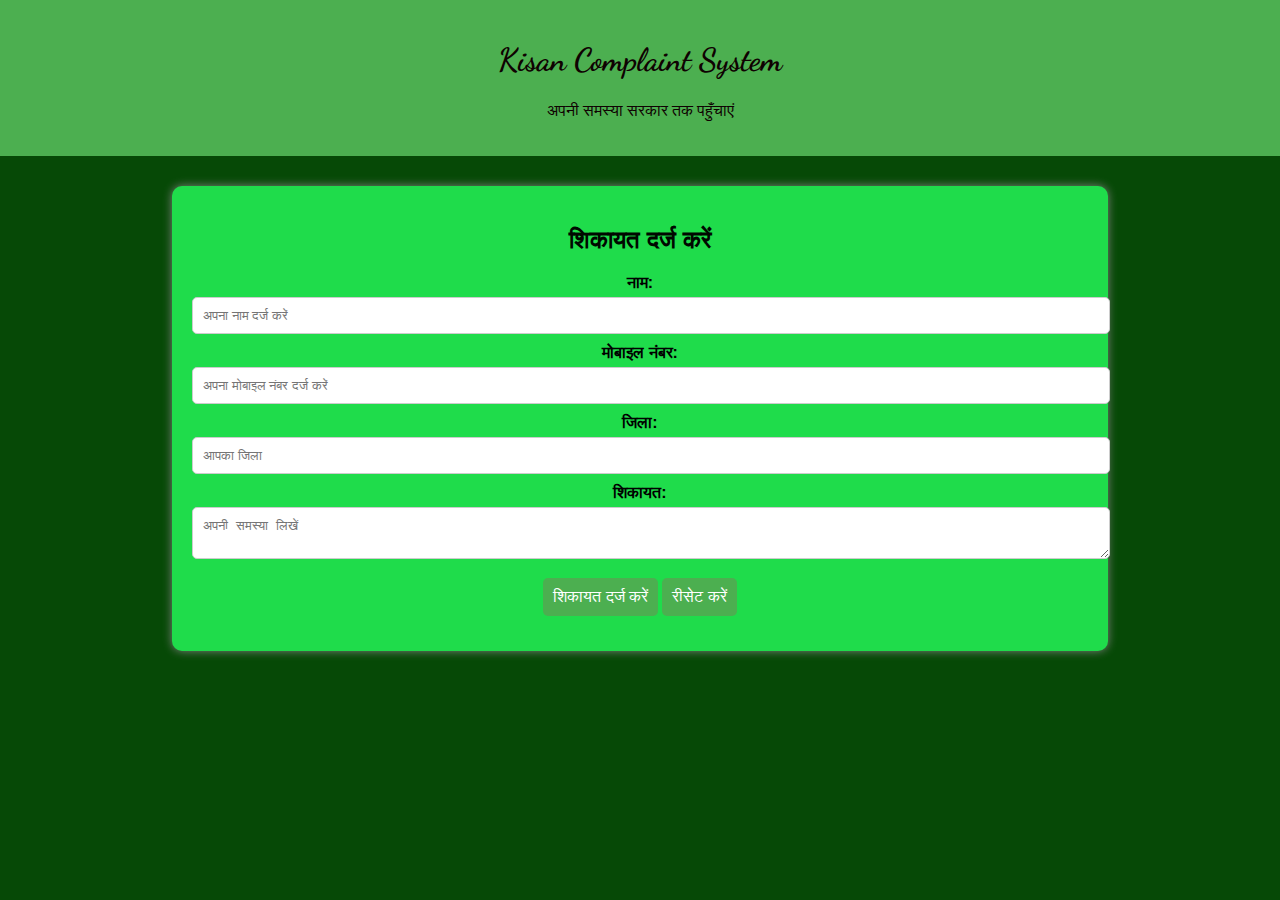
<file: complaint.html>
<!DOCTYPE html>
<html lang="en">
<head>
    <meta charset="UTF-8">
    <meta name="viewport" content="width=device-width, initial-scale=1.0">
    <title>Kisan Complaint System</title>
    <style>

@import url('https://fonts.googleapis.com/css2?family=Dancing+Script:wght@400..700&display=swap');
         /* Basic Styling */
body {
    font-family: Arial, sans-serif;
    background-color: rgb(6, 73, 6);
    text-align: center;
    margin: 0;
    padding: 0;
}

header {
    background-color: #4CAF50;
    color: rgb(15, 1, 1);
    padding: 20px;
    font-family : "Dancing Script", serif;
}

.complaint-form {
    width: 70%;
    margin: 30px auto;
    padding: 20px;
    background: rgb(31, 220, 75);
    box-shadow: 0px 0px 10px gray;
    border-radius: 10px;
    
}

h2 {
    color: #000800;
    
}

label {
    display: block;
    margin-top: 10px;
    font-weight: bold;
}

input, textarea {
    width: 100%;
    padding: 10px;
    margin-top: 5px;
    border: 1px solid #ccc;
    border-radius: 5px;
}

button {
    margin-top: 15px;
    padding: 10px;
    border: none;
    background-color: #4CAF50;
    color: white;
    font-size: 16px;
    cursor: pointer;
    border-radius: 5px;
}

button:hover {
    background-color: #45a049;
}

#successMessage {
    margin-top: 15px;
    color: green;
    font-weight: bold;
}
    </style>
   
</head>
<body>

    <header>
        <h1>Kisan Complaint System</h1>
        <p>अपनी समस्या सरकार तक पहुँचाएं</p>
    </header>

    <section class="complaint-form">
        <h2>शिकायत दर्ज करें</h2>
        <form id="complaintForm">
            <label for="name">नाम:</label>
            <input type="text" id="name" placeholder="अपना नाम दर्ज करें" required>

            <label for="phone">मोबाइल नंबर:</label>
            <input type="tel" id="phone" placeholder="अपना मोबाइल नंबर दर्ज करें" required>

            <label for="district">जिला:</label>
            <input type="text" id="district" placeholder="आपका जिला" required>

            <label for="complaint">शिकायत:</label>
            <textarea id="complaint" placeholder="अपनी समस्या लिखें" required></textarea>

            <button type="submit">शिकायत दर्ज करें</button>
            <button type="reset">रीसेट करें</button>
        </form>
        <div id="successMessage"></div>
    </section>

    <script >
        document.getElementById("complaintForm").addEventListener("submit", function(event) {
    event.preventDefault(); // Prevents form from reloading page

    let name = document.getElementById("name").value;
    let phone = document.getElementById("phone").value;
    let district = document.getElementById("district").value;
    let complaint = document.getElementById("complaint").value;

    if (name && phone && district && complaint) {
        document.getElementById("successMessage").innerText = "✅ आपकी शिकायत सफलतापूर्वक दर्ज हो गई है!";
        this.reset(); // Reset form after submission
    } else {
        alert("कृपया सभी फ़ील्ड भरें!");
    }
});
    </script>
</body>
</html>
</file>
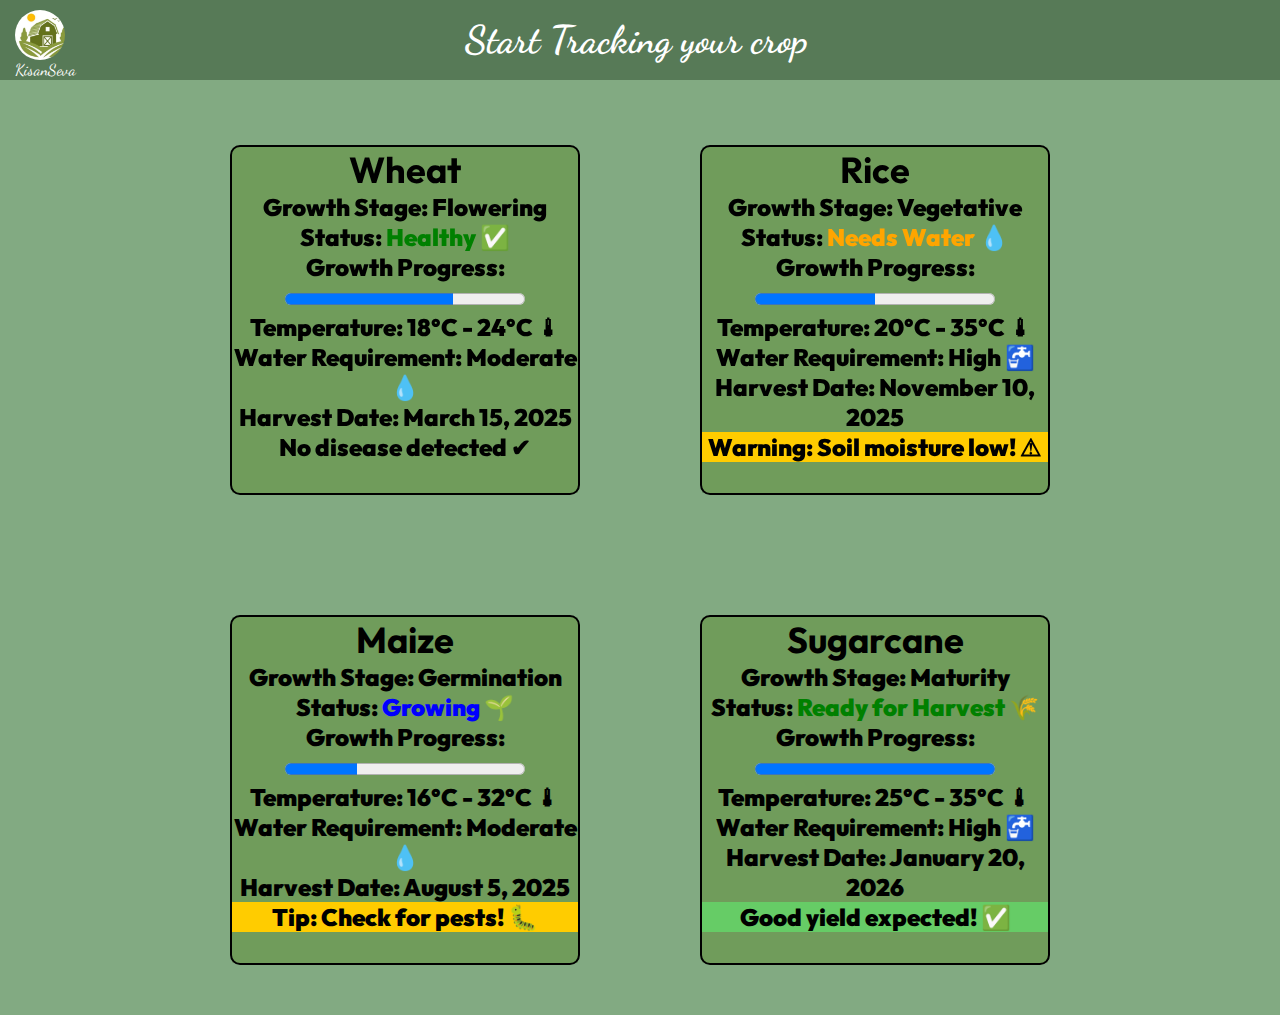
<file: crop_tracker.html>
<!DOCTYPE html>
<html lang="en">

<head>
    <meta charset="UTF-8">
    <meta name="viewport" content="width=device-width, initial-scale=1.0">
    <title>Crop Tracker</title>
    <style>
        
      
@import url('https://fonts.googleapis.com/css2?family=Dancing+Script:wght@400..700&family=Outfit:wght@100..900&display=swap');



        * {
            margin: 0;
            padding: 0;
            box-sizing: border-box; 
        }

        .navbar {

            height: 80px;
            width: 100%;
            position: fixed;
            display: flex;
            justify-content: flex-start;
            align-items: center;
            background-color: rgb(87, 122, 87);
            padding: 15px;
            position: fixed;
            color: white;
            font-size: larger;
            font-family: "Dancing Script", serif;
        }

        .logo {
            width: 50px;
            height: 50px;
            background-image: url(./kisan_logo.jpg);
            border-radius: 50%;
            background-size: cover;
            margin-bottom: 10px;
        }

        .text_logo {
            margin-top: 50px;
            font-size: 1rem;
            color: white;
            font-family: "Dancing Script", serif;
        }

        .heading {
            justify-content: center;
            align-items: center;
            margin: 0px 200px 0px 400px;
        }

        .main {
            padding-top: 95px;
            height: 100%;
            background-color: rgba(103, 151, 103, 0.82);
            display: flex;


            flex-wrap: wrap;
            justify-content: center;
            gap: 20px;

        }

        .crop {
            height: 600px;
            width: 350px;
            background-color: rgb(112, 156, 91);
            border: 2px solid;
            margin: 50px;
            border-radius: 10px;
            cursor: pointer;
            transition: 0.3s;
            text-align: center;
            font-size: medium;
            font-weight: 600;
            color: black;
            font-family: "Outfit", serif;
        }

        .crop:hover {
            
            border: 2px solid white;
border-radius: 10px;
            transform: translateY(-5px);

        }


        

        .wheat {
            position: relative;
            height: 350px;
            width: 350px;
            
            border: 2px solid;
            margin: 50px;
            border-radius: 10px;
            cursor: pointer;
            transition: 0.3s;
            text-align: center;
            font-size: x-large;
            font-weight: 900;
            color: black;
        }
.wheat::before{
    content: "";
    position: absolute;
    top:0;
    left:0;
    width: 100%;
    height: 100%;
    background-image: url(wheat_1.jpg);
    background-size: cover;
    background-position: center;
    opacity: 50%;
    z-index: -1;
}

.rice{
    position: relative;
            height: 350px;
            width: 350px;
            
            border: 2px solid;
            margin: 50px;
            border-radius: 10px;
            cursor: pointer;
            transition: 0.3s;
            text-align: center;
            font-size: x-large;
            font-weight: 900;
            color: black;
}
.rice::before{
    content: "";
    position: absolute;
    top:0;
    left:0;
    width: 100%;
    height: 100%;
    background-image: url(rice4.jpg);
    background-size: cover;
    background-position: center;
    opacity: 50%;
    z-index: -1;
}
.maize{
    position: relative;
            height: 350px;
            width: 350px;
            
            border: 2px solid;
            margin: 50px;
            border-radius: 10px;
            cursor: pointer;
            transition: 0.3s;
            text-align: center;
            font-size: x-large;
            font-weight: 900;
            color: black;
}
.maize::before{
    content: "";
    position: absolute;
    top:0;
    left:0;
    width: 100%;
    height: 100%;
    background-image: url(maize.jpg);
    background-size: cover;
    background-position: center;
    opacity: 50%;
    z-index: -1;
}
.sugarcane{
    position: relative;
            height: 350px;
            width: 350px;
            
            border: 2px solid;
            margin: 50px;
            border-radius: 10px;
            cursor: pointer;
            transition: 0.3s;
            text-align: center;
            font-size: x-large;
            font-weight: 900;
            color: black;
}
.sugarcane::before{
    content: "";
    position: absolute;
    top:0;
    left:0;
    width: 100%;
    height: 100%;
    background-image: url(sugarcane.jpg);
    background-size: cover;
    background-position: center;
    opacity: 50%;
    z-index: -1;
}
        
    </style>
</head>

<body>
    <nav class="navbar">

        <div class="logo">
            <div>
                <p class="text_logo">KisanSeva</p>
            </div>
        </div>
        <h1 class="heading">Start Tracking your crop</h1>
    </nav>

    <main>
        <div class="main">
            <div class="crop wheat">
                    <h2>Wheat</h2>
    <p>Growth Stage: Flowering</p>
    <p>Status: <span style="color: green;">Healthy ✅</span></p>
    <p>Growth Progress:</p>
    <progress value="70" max="100"></progress>
    <p>Temperature: 18°C - 24°C 🌡</p>
    <p>Water Requirement: Moderate 💧</p>
    <p><strong>Harvest Date:</strong> March 15, 2025</p>
    <div class="alert">No disease detected ✔</div>
                    

            </div>

            <div class="crop rice">
                <h2>Rice</h2>
    <p>Growth Stage: Vegetative</p>
    <p>Status: <span style="color: orange;">Needs Water 💧</span></p>
    <p>Growth Progress:</p>
    <progress value="50" max="100"></progress>
    <p>Temperature: 20°C - 35°C 🌡</p>
    <p>Water Requirement: High 🚰</p>
    <p><strong>Harvest Date:</strong> November 10, 2025</p>
    <div class="alert" style="background-color: #ffcc00;">Warning: Soil moisture low! ⚠</div>

            </div>
            <div class="crop maize">
                <h2>Maize</h2>
    <p>Growth Stage: Germination</p>
    <p>Status: <span style="color: blue;">Growing 🌱</span></p>
    <p>Growth Progress:</p>
    <progress value="30" max="100"></progress>
    <p>Temperature: 16°C - 32°C 🌡</p>
    <p>Water Requirement: Moderate 💧</p>
    <p><strong>Harvest Date:</strong> August 5, 2025</p>
    <div class="alert" style="background-color: #ffcc00;">Tip: Check for pests! 🐛</div>
            </div>

            <div class="crop sugarcane">
                <h2>Sugarcane</h2>
    <p>Growth Stage: Maturity</p>
    <p>Status: <span style="color: green;">Ready for Harvest 🌾</span></p>
    <p>Growth Progress:</p>
    <progress value="100" max="100"></progress>
    <p>Temperature: 25°C - 35°C 🌡</p>
    <p>Water Requirement: High 🚰</p>
    <p><strong>Harvest Date:</strong> January 20, 2026</p>
    <div class="alert" style="background-color: #66cc66;">Good yield expected! ✅</div>
            </div>
        </div>
    </main>
</body>

</html>
</file>
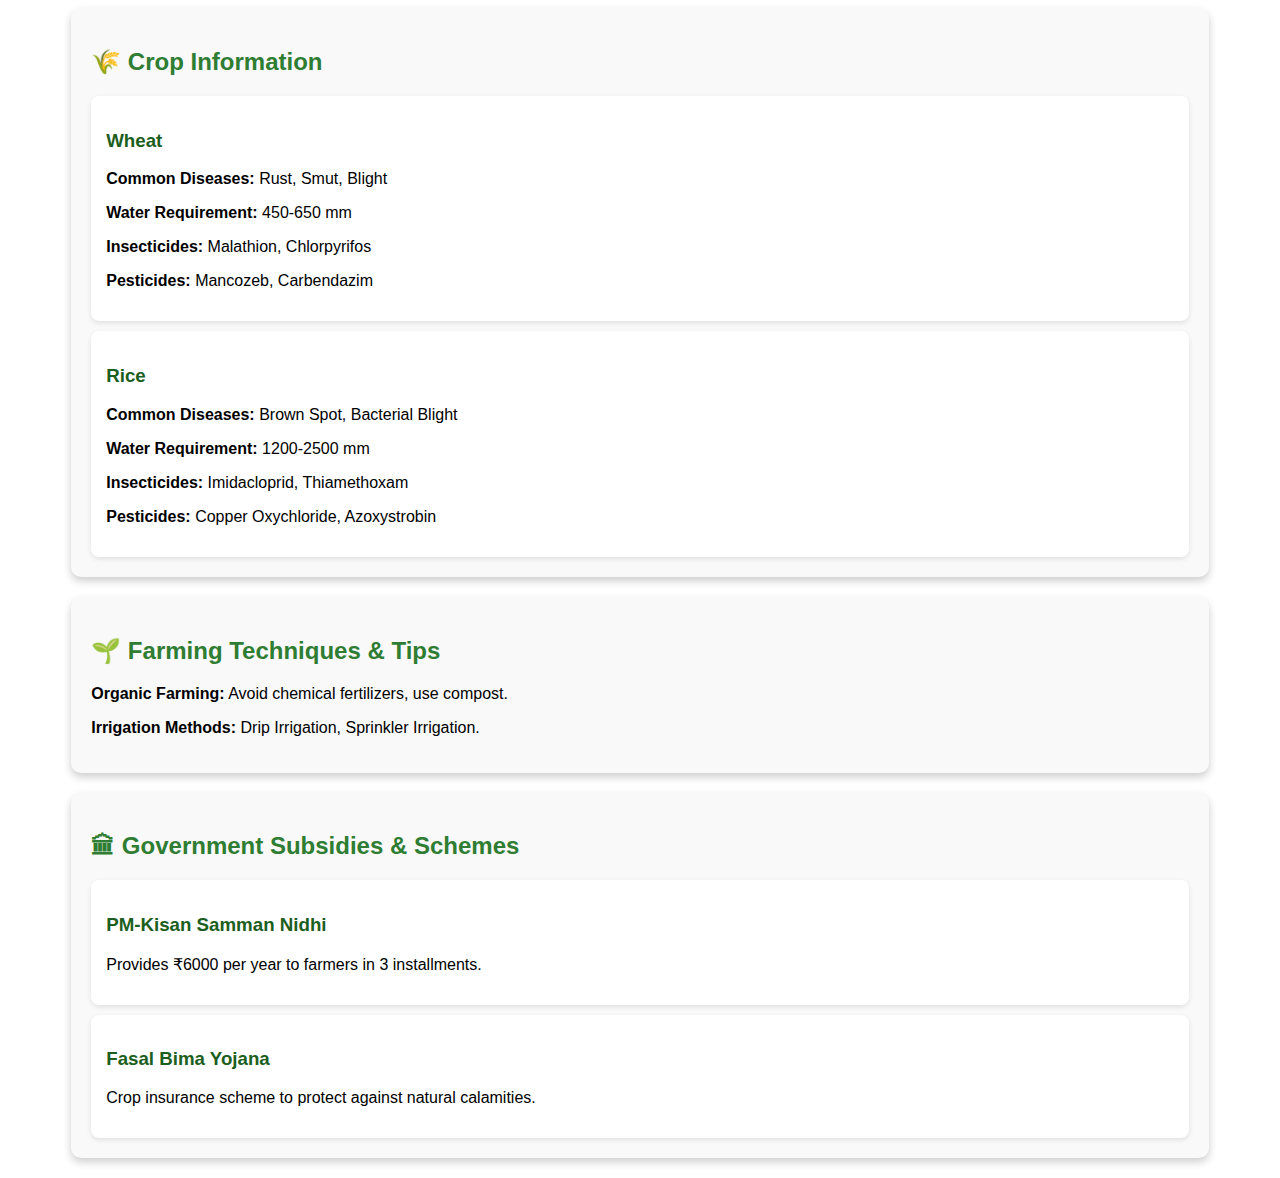
<file: info.html>
<!DOCTYPE html>
<html lang="en">
<head>
    <meta charset="UTF-8">
    <meta name="viewport" content="width=device-width, initial-scale=1.0">
    <title>Crop_Information</title>
    <style>
        .info-page {
    width: 90%;
    margin: auto;
    font-family: Arial, sans-serif;
}

section {
    padding: 20px;
    margin-bottom: 20px;
    background: #f9f9f9;
    border-radius: 10px;
    box-shadow: 0px 4px 8px rgba(0, 0, 0, 0.2);
}

h2 {
    color: #2e7d32;
}

.crop-card, .scheme {
    background: white;
    padding: 15px;
    margin-top: 10px;
    border-radius: 8px;
    box-shadow: 0px 2px 5px rgba(0, 0, 0, 0.1);
}

.crop-card h3, .scheme h3 {
    color: #1b5e20;
}


.info-page{
    background-image: ;
}
    </style>
</head>
<body>
    <div class="info-page">
    
        <!-- Crop Details Section -->
        <section class="crop-info">
            <h2>🌾 Crop Information</h2>
            <div class="crop-card">
                <h3>Wheat</h3>
                <p><strong>Common Diseases:</strong> Rust, Smut, Blight</p>
                <p><strong>Water Requirement:</strong> 450-650 mm</p>
                <p><strong>Insecticides:</strong> Malathion, Chlorpyrifos</p>
                <p><strong>Pesticides:</strong> Mancozeb, Carbendazim</p>
            </div>
    
            <div class="crop-card">
                <h3>Rice</h3>
                <p><strong>Common Diseases:</strong> Brown Spot, Bacterial Blight</p>
                <p><strong>Water Requirement:</strong> 1200-2500 mm</p>
                <p><strong>Insecticides:</strong> Imidacloprid, Thiamethoxam</p>
                <p><strong>Pesticides:</strong> Copper Oxychloride, Azoxystrobin</p>
            </div>
        </section>
    
        <!-- Farming Techniques & Tips -->
        <section class="farming-tips">
            <h2>🌱 Farming Techniques & Tips</h2>
            <p><strong>Organic Farming:</strong> Avoid chemical fertilizers, use compost.</p>
            <p><strong>Irrigation Methods:</strong> Drip Irrigation, Sprinkler Irrigation.</p>
        </section>
    
        <!-- Government Schemes & Subsidies -->
        <section class="govt-schemes">
            <h2>🏛 Government Subsidies & Schemes</h2>
            <div class="scheme">
                <h3>PM-Kisan Samman Nidhi</h3>
                <p>Provides ₹6000 per year to farmers in 3 installments.</p>
            </div>
            <div class="scheme">
                <h3>Fasal Bima Yojana</h3>
                <p>Crop insurance scheme to protect against natural calamities.</p>
            </div>
        </section>
    
    </div>
    
</body>
</html>
</file>
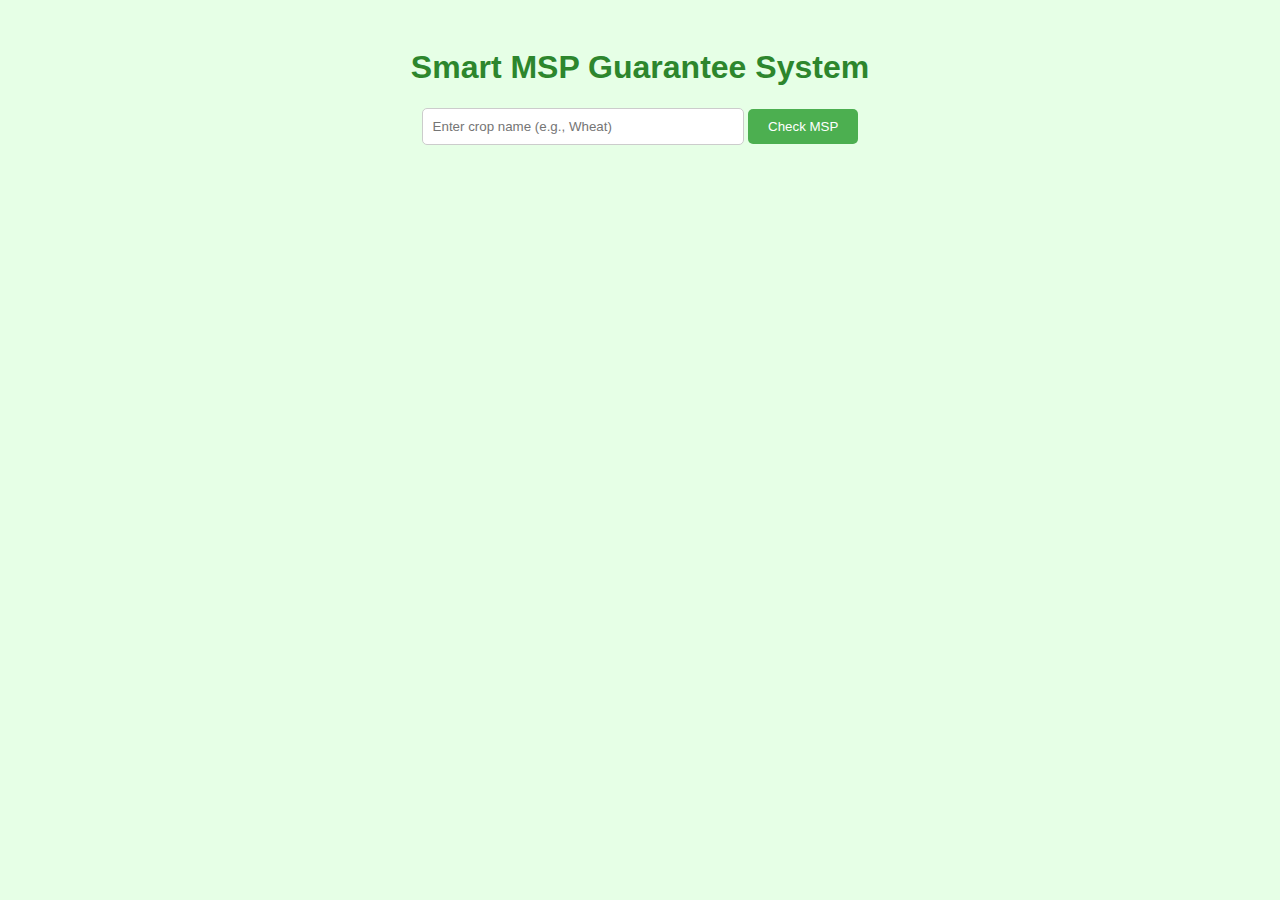
<file: msp.html>
<!DOCTYPE html>
<html lang="en">
<head>
  <meta charset="UTF-8">
  <meta name="viewport" content="width=device-width, initial-scale=1.0">
  <title>Smart MSP Guarantee System</title>
  <style>
    body {
  font-family: 'Arial', sans-serif;
  background-color: #e6ffe6;
  color: #333;
  text-align: center;
  padding: 20px;
}

h1 {
  color: #2d862d;
}

form {
  margin: 20px 0;
}

input {
  padding: 10px;
  width: 300px;
  border: 1px solid #ccc;
  border-radius: 5px;
}

button {
  padding: 10px 20px;
  background-color: #4CAF50;
  color: white;
  border: none;
  border-radius: 5px;
  cursor: pointer;
}

button:hover {
  background-color: #45a049;
}

#result {
  margin-top: 20px;
  font-size: 18px;
  color: #2d862d;
}
  </style>
</head>
<body>
  <h1>Smart MSP Guarantee System</h1>
  <form id="searchForm">
    <input type="text" id="cropName" placeholder="Enter crop name (e.g., Wheat)">
    <button type="submit">Check MSP</button>
  </form>
  <div id="result"></div>



















  <script>
    document.getElementById('searchForm').addEventListener('submit', async (event) => {
  event.preventDefault();
  const cropName = document.getElementById('cropName').value;

  try {
    const response = await fetch(`http://localhost:5501/msp/${cropName}`);
    const data = await response.json();
    
    if (data.msp) {
      document.getElementById('result').innerText = `The MSP for ${cropName} is ₹${data.msp} per quintal.`;
    } else {
      document.getElementById('result').innerText = `No MSP data found for ${cropName}.`;
    }
  } catch (error) {
    document.getElementById('result').innerText = 'Error fetching MSP data. Please try again.';
  }
});
  </script>
</body>
</html>
</file>
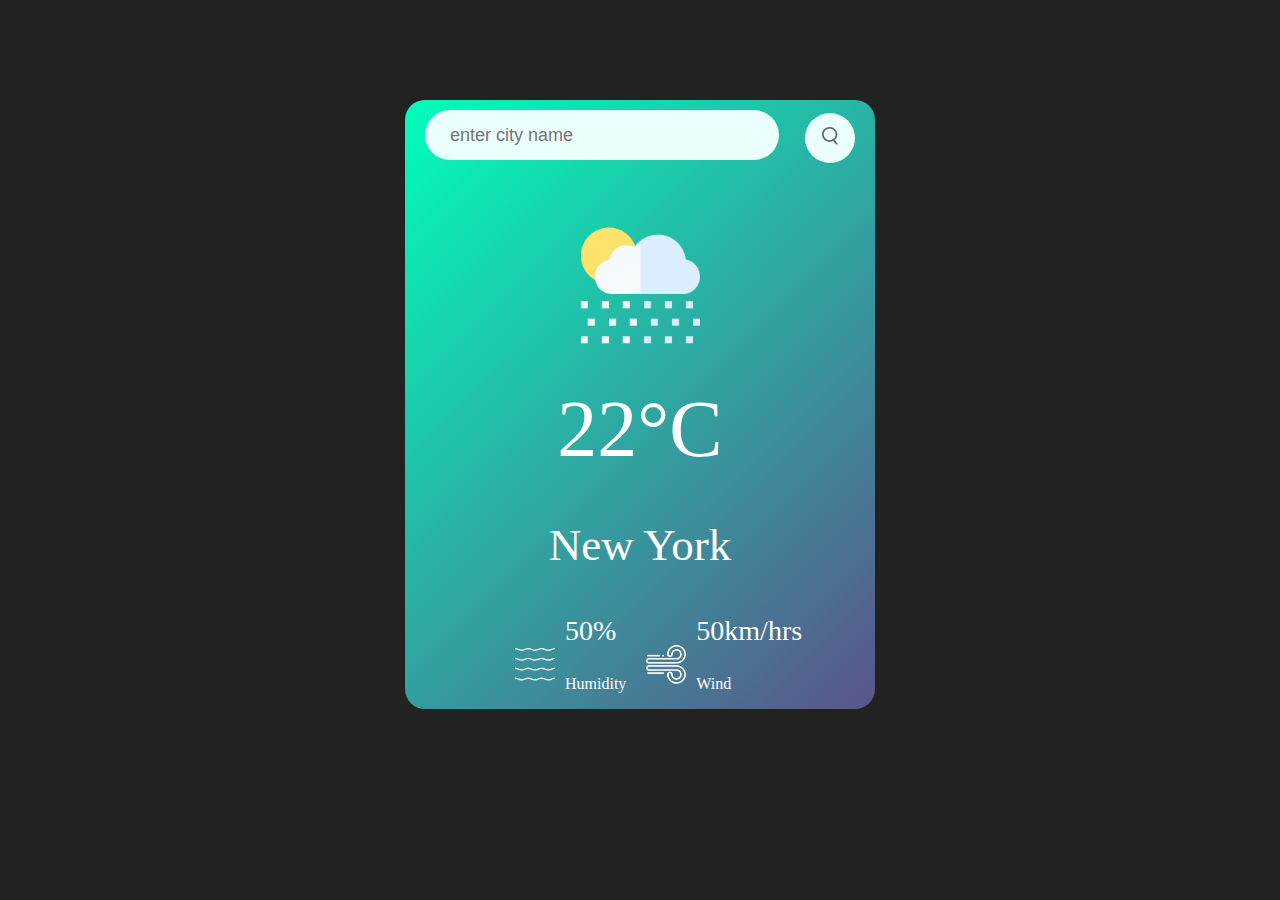
<file: weather.html>
<!DOCTYPE html>
<html lang="en">
<head>
    <meta charset="UTF-8">
    <meta name="viewport" content="width=device-width, initial-scale=1.0">
    <title>Weather forecast</title>
    <style>
        body{
            background : #222;
        }
        .card{
            width : 90%;
            max-width : 470px;
            background : linear-gradient(135deg, #00feba , #5b548a);
            color : #fff;
            margin : 100px auto 0;
            border-radius : 20px;
            text-align : center;
        }

        .search{
            width : 100%;
            display : flex;
            align-items : center;
            justify-content : space-between;

        }

        .search input{
            border : 0;
            outline : 0;
            background : #ebfffc;
            color : #555;
            padding : 10px 25px;
            height : 30px;
            border-radius : 30px;
            flex : 1;
            margin-right : 26px;
            margin-bottom : 10px;
            margin-left : 20px;
            margin-top : 10px;
            font-size : 18px;
        }

        

        .search button{
            border : 0;
            outline : 0;
            background : #ebfffc;
            border-radius : 50%;
            width : 50px;
            height : 50px;
            cursor : pointer;
            margin-top: 5px;
            margin-right : 20px;
        }

        .search button img{
            width : 16px;


        }

        .weather-icon {
            width : 170px;
            margin-top : 30px;
        }

        .weather h1{
            font-size : 80px;
            font-weight : 400;
            margin-top: 10px; ;

        }
        .weather h2{
            font-size : 45px;
            font-weight : 400;
            margin-top : -10px;
        }

        .details{
            display : flex;
            align-items : center;
            justify-content : space-between;
            padding : 0px 20px;
            margin-top : 50px;
            margin-left : 70px;

        }

        .col{
            display : flex;
            align-items : center;
            text-align : left;
            margin-left : 20px;

        }

        .col img{
            width : 40px;
            margin-right : 10px;
        }
        .humidity, .wind {
            font-size : 28px;
            margin-top : -6px;

        }


        
    </style>
</head>
<body>
    <div class="card">
        <div class="search">
            <input type="text" class="search-input" placeholder="enter city name" spellcheck="false">
<button class="search-button">
    <img src="search.png">
</button>
        </div>
        <div class="weather">
            <img src="rain2.png" class="weather-icon">
            <h1 class="temp">
                22°C
            </h1>
            <h2 class="city">
                New York
            </h2>
            <div class="details">
                <div class="col">
                    <img src="humidity2.png">
                    <div>
                        <p class="humidity">50%</p>
                        <p>Humidity</p>
                    </div>
                    <div class="col">
                        <img src="wind.png">
                        <div>
                            <p class="wind">50km/hrs</p>
                            <p>Wind</p>
                        </div>
                </div>
            </div>
        </div>
    </div>

    <script>
       





        const apikey = "184602baa7e397bc3ac295b29e6d1777"; // Apni API key yahan daalein
const apiurl = "https://api.openweathermap.org/data/2.5/weather?units=metric&q=";

const searchbox = document.querySelector(".search-input"); 
const searchbtn = document.querySelector(".search-button");
const weathericon = document.querySelector(".weather-icon")
async function checkWeather(city) {
    try {
        const response = await fetch(apiurl + city + `&appid=${apikey}`);
        if (!response.ok) {
            throw new Error("City not found");
        }
        const data = await response.json();

        document.querySelector(".city").innerHTML = data.name;
        document.querySelector(".temp").innerHTML = data.main.temp + "°C";
        document.querySelector(".humidity").innerHTML =  data.main.humidity + "%";
        document.querySelector(".wind").innerHTML = data.wind.speed + " km/h";
    } catch (error) {
        document.querySelector(".city").innerHTML = "Invalid city name!";
        console.error(error);
    }

if(data.weather[0].main == "clouds"){
    weathericon.src = "clouds.png";

}
else if(data.weather[0].main == "rain"){
    weathericon.src = "rain.png";
}
else if(data.weather[0].main == "drizzle"){
    weathericon.src = "drizzle.png";
}else if(data.weather[0].main == "mist"){
    weathericon.src = "mist.png";
}





}

searchbtn.addEventListener("click", () => {
    checkWeather(searchbox.value);
});





    </script>
</body>
</html>
</file>
